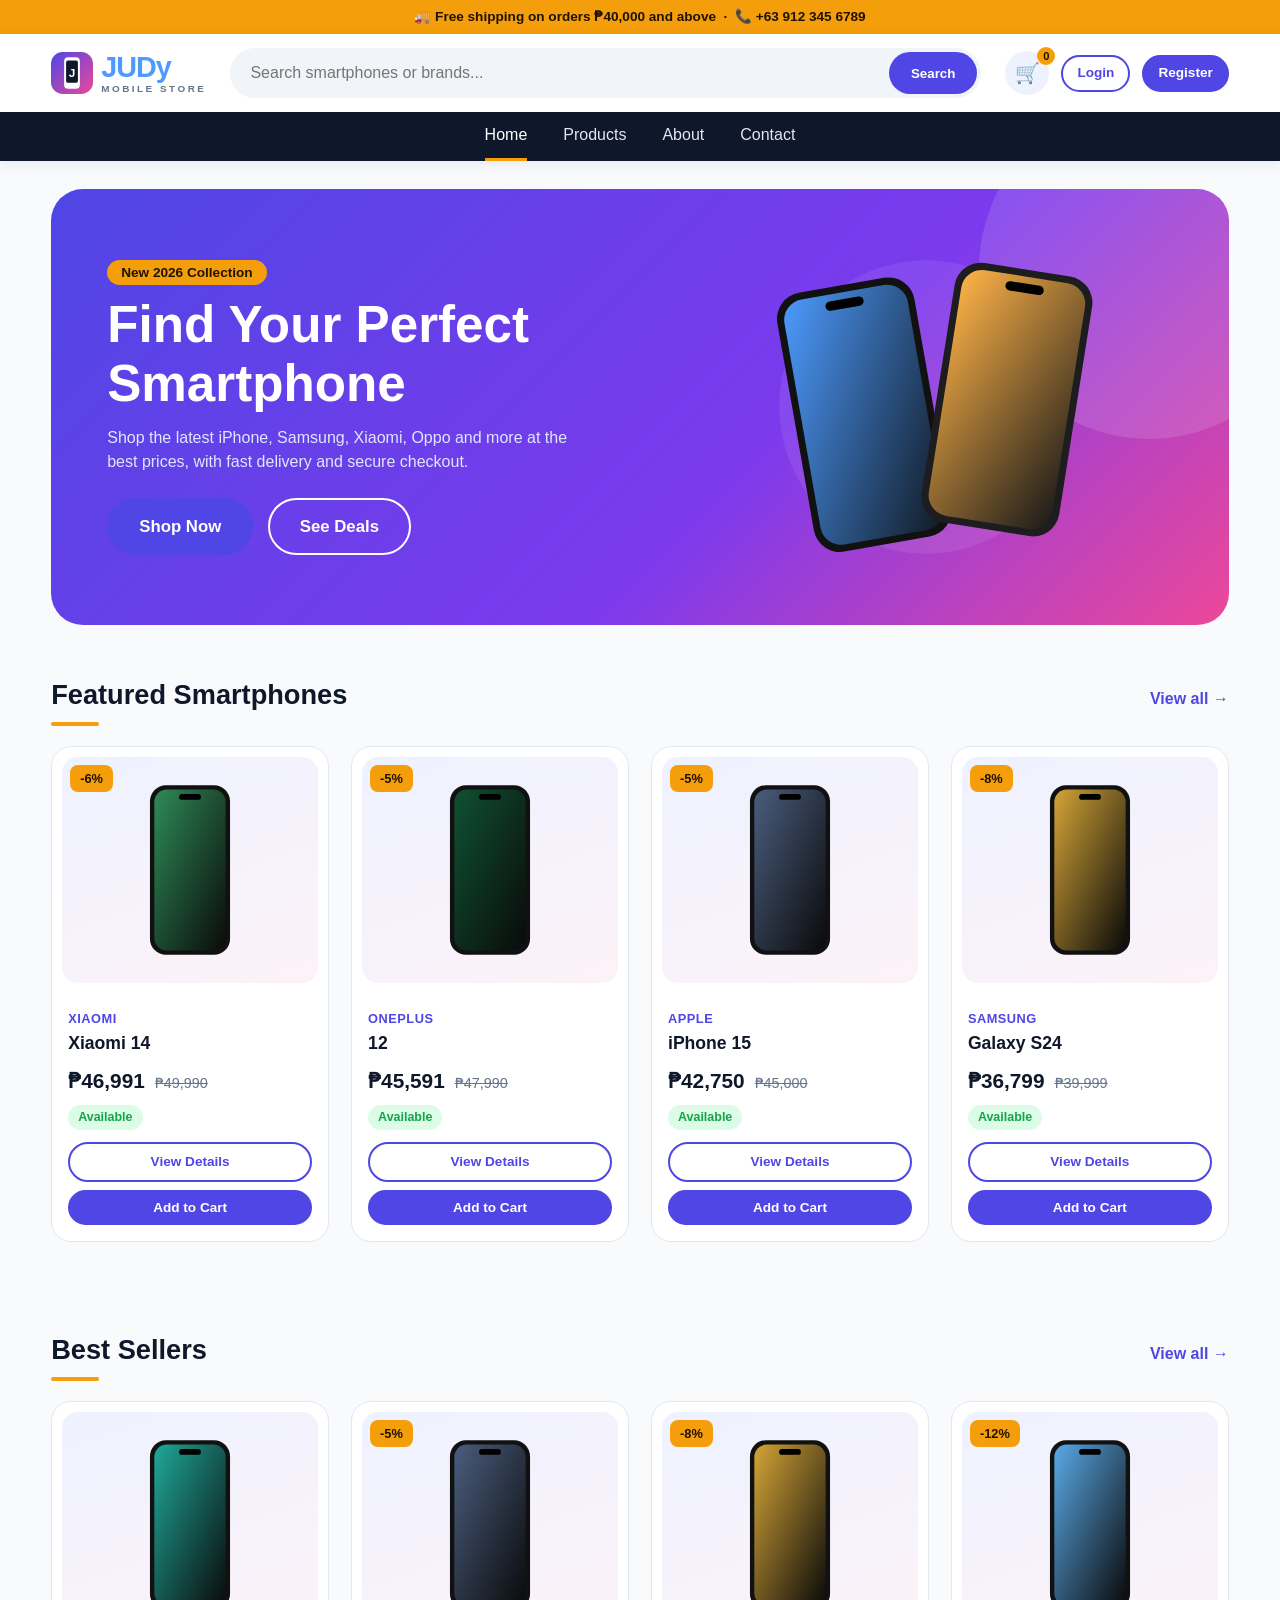
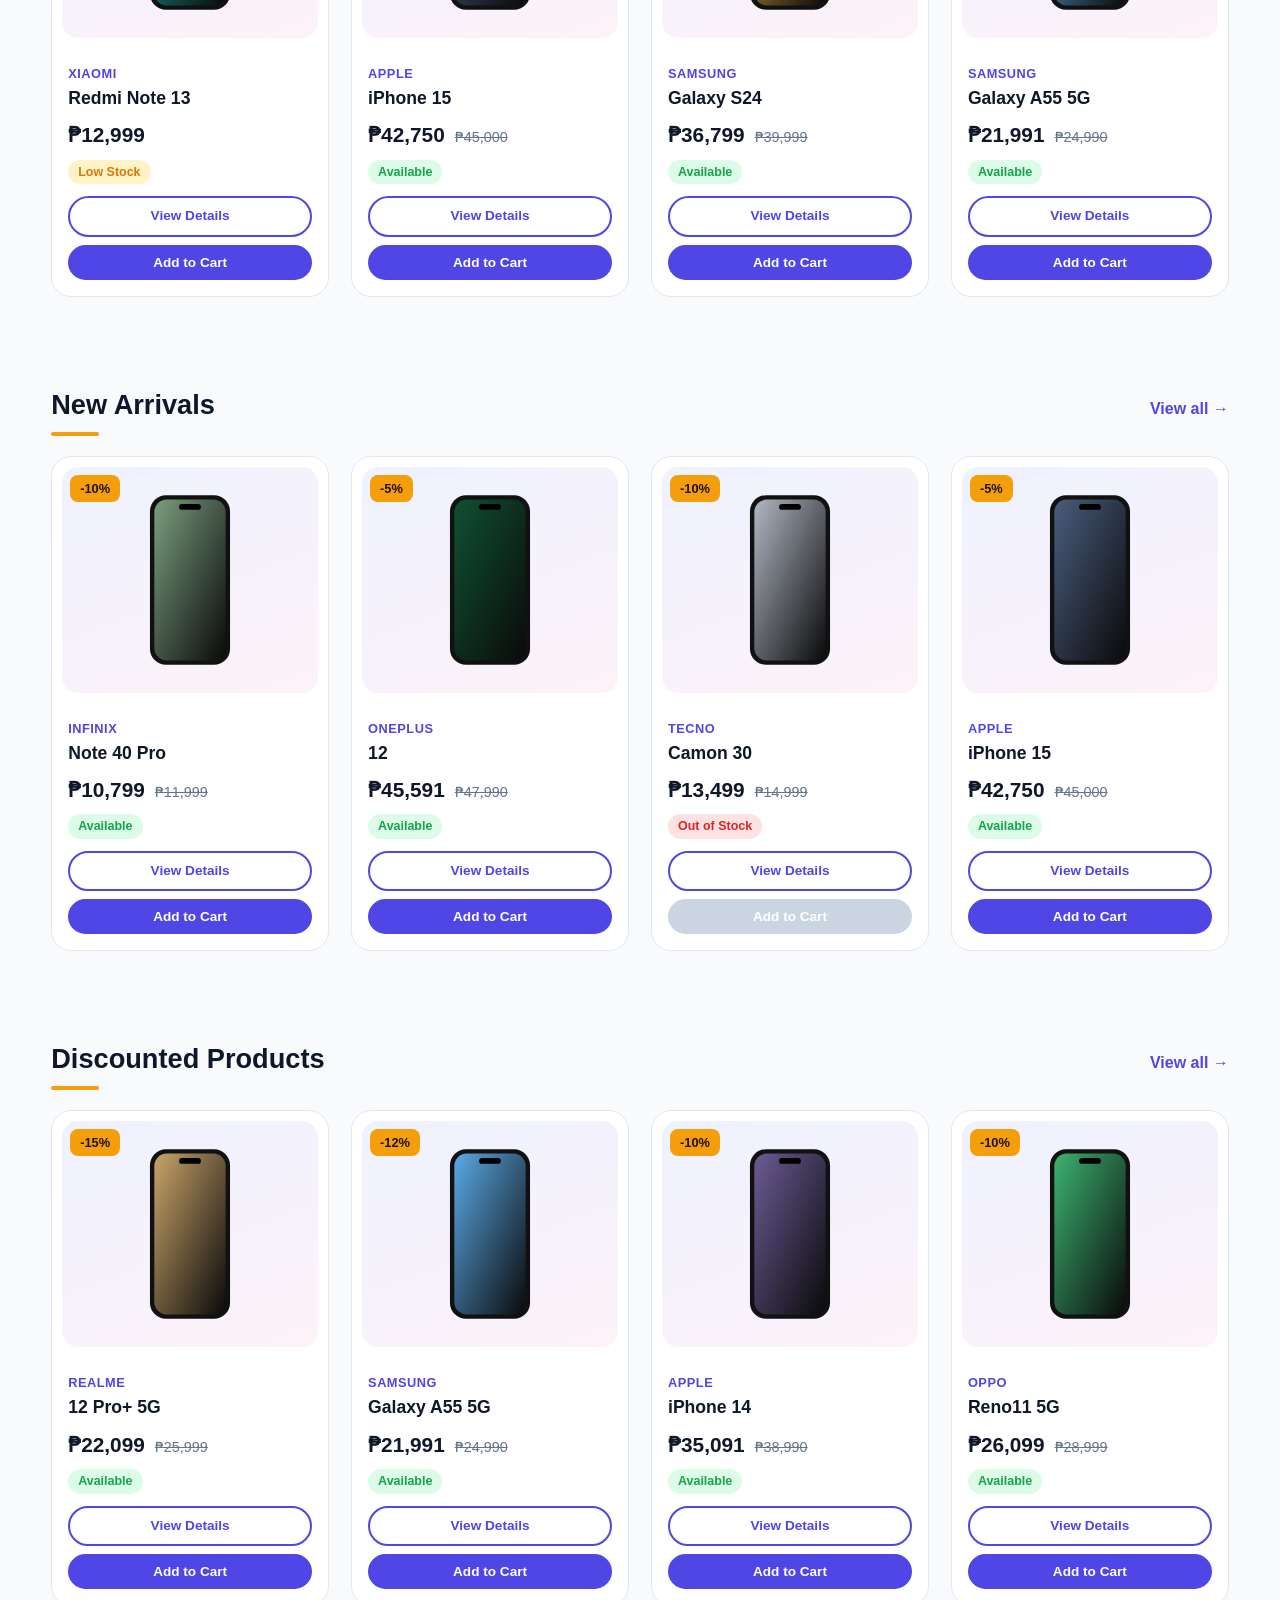
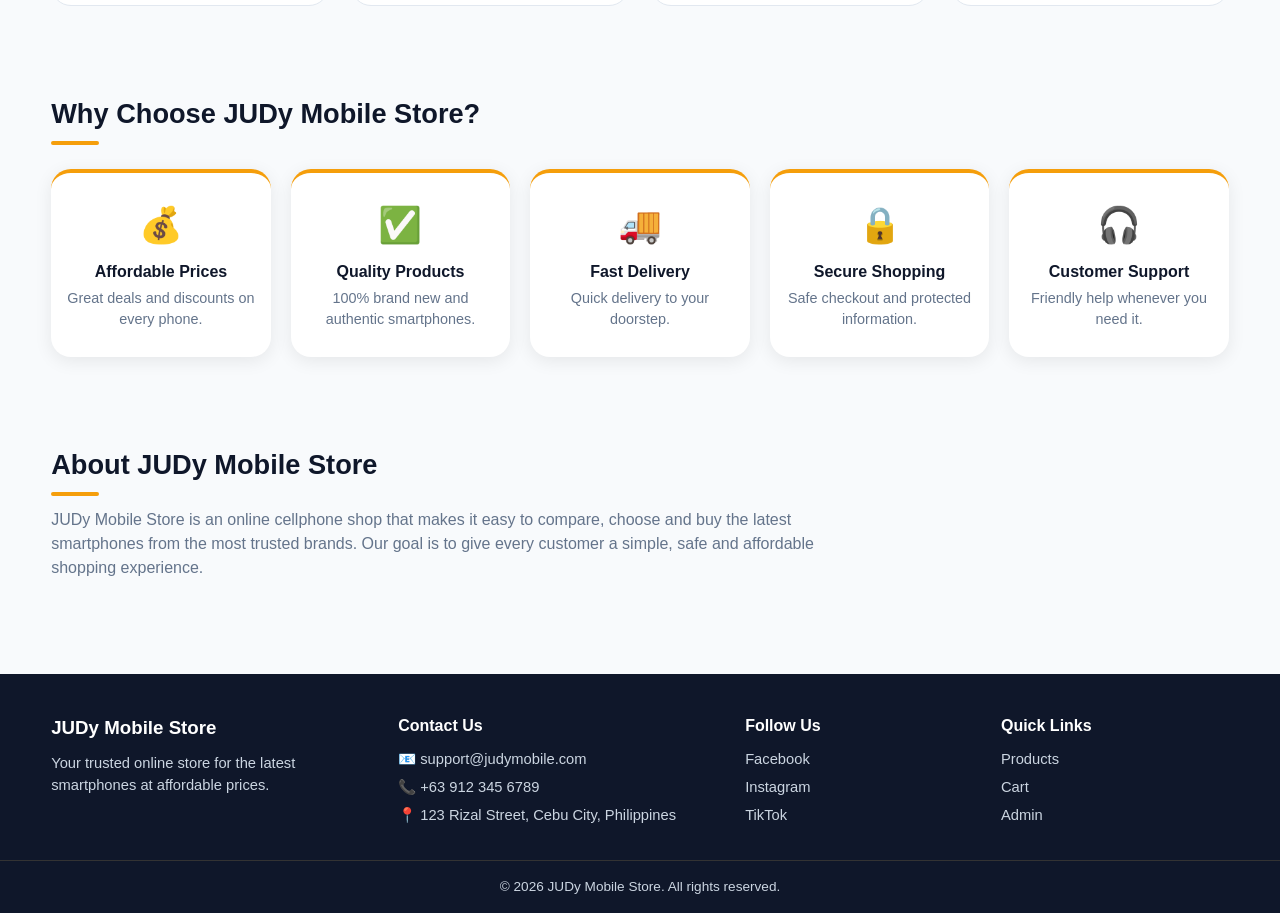
<file: JUDy-Mobile-Store/JUDy-Mobile-Store/index.html>
<!DOCTYPE html>
<html lang="en">
<head>
  <meta charset="UTF-8">
  <meta name="viewport" content="width=device-width, initial-scale=1.0">
  <title>Home | JUDy Mobile Store</title>
  <link rel="stylesheet" href="css/style.css">
</head>
<body>
  <div id="site-header"></div>
  <main>
  <section class="hero"><div class="container hero-inner">
    <div>
      <span class="tag">New 2026 Collection</span>
      <h1>Find Your Perfect Smartphone</h1>
      <p>Shop the latest iPhone, Samsung, Xiaomi, Oppo and more at the best prices, with fast delivery and secure checkout.</p>
      <a class="btn btn-lg" href="products.html">Shop Now</a>
      <a class="btn btn-lg btn-outline-light" href="#discountGrid">See Deals</a>
    </div>
    <img src="images/banners/hero.svg" alt="Smartphone promotion">
  </div></section>
  <section class="section container" id="featuredGridSection">
    <div class="section-head"><h2>Featured Smartphones</h2><a href="products.html">View all &rarr;</a></div>
    <div class="grid" id="featuredGrid"></div>
  </section>
  <section class="section container" id="bestGridSection">
    <div class="section-head"><h2>Best Sellers</h2><a href="products.html">View all &rarr;</a></div>
    <div class="grid" id="bestGrid"></div>
  </section>
  <section class="section container" id="newGridSection">
    <div class="section-head"><h2>New Arrivals</h2><a href="products.html">View all &rarr;</a></div>
    <div class="grid" id="newGrid"></div>
  </section>
  <section class="section container" id="discountGridSection">
    <div class="section-head"><h2>Discounted Products</h2><a href="products.html">View all &rarr;</a></div>
    <div class="grid" id="discountGrid"></div>
  </section>
  <section class="section why"><div class="container">
    <h2>Why Choose JUDy Mobile Store?</h2>
    <div class="features">
      <div class="feature"><div class="icon">💰</div><h4>Affordable Prices</h4><p>Great deals and discounts on every phone.</p></div>
      <div class="feature"><div class="icon">✅</div><h4>Quality Products</h4><p>100% brand new and authentic smartphones.</p></div>
      <div class="feature"><div class="icon">🚚</div><h4>Fast Delivery</h4><p>Quick delivery to your doorstep.</p></div>
      <div class="feature"><div class="icon">🔒</div><h4>Secure Shopping</h4><p>Safe checkout and protected information.</p></div>
      <div class="feature"><div class="icon">🎧</div><h4>Customer Support</h4><p>Friendly help whenever you need it.</p></div>
    </div>
  </div></section>
  <section class="section container about" id="about">
    <h2>About JUDy Mobile Store</h2>
    <p>JUDy Mobile Store is an online cellphone shop that makes it easy to compare, choose and buy the latest smartphones from the most trusted brands. Our goal is to give every customer a simple, safe and affordable shopping experience.</p>
  </section>
  </main>
  <div id="site-footer"></div>
  <script src="js/storage.js"></script>
  <script src="js/cart.js"></script>
  <script src="js/products.js"></script>
</body>
</html>
</file>
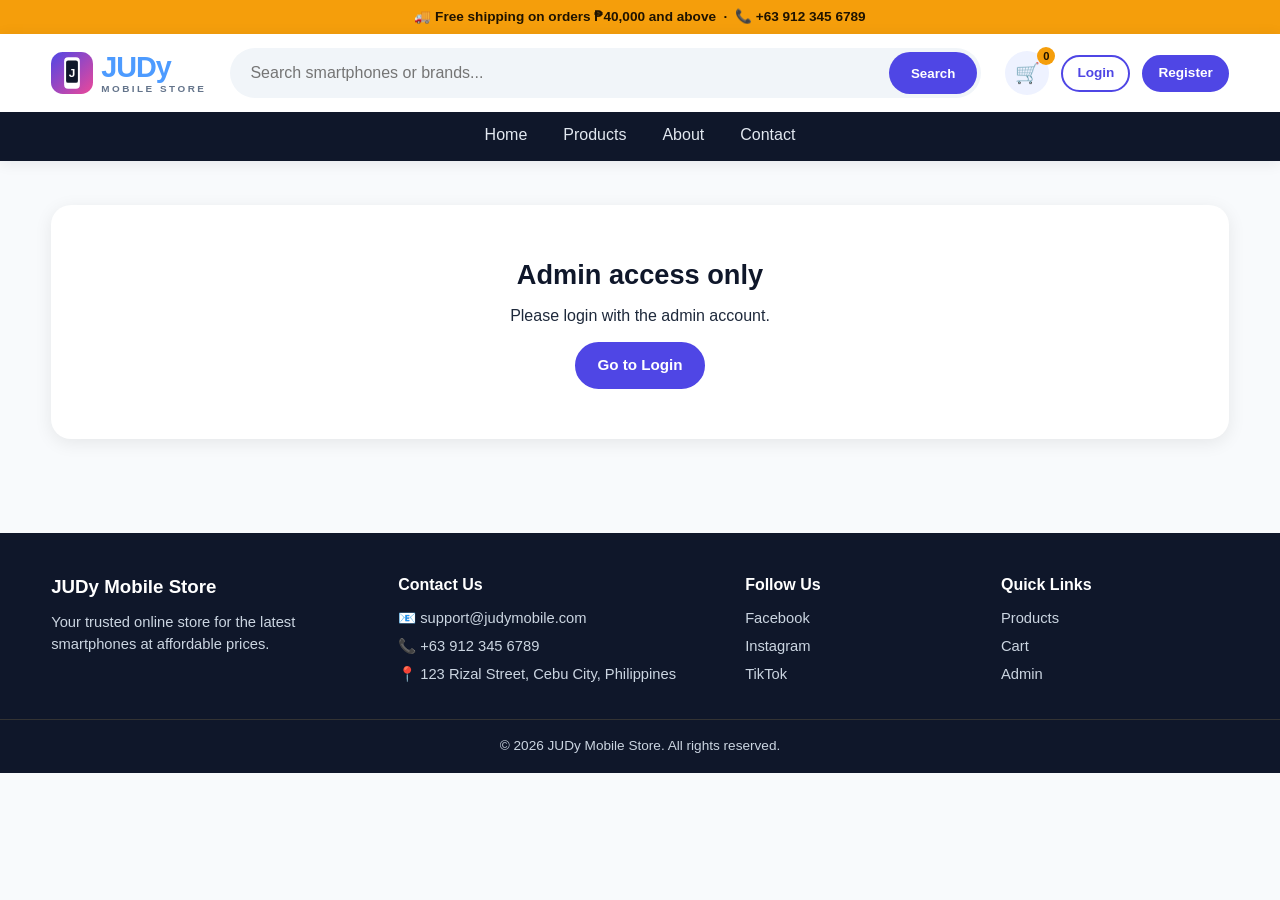
<file: JUDy-Mobile-Store/JUDy-Mobile-Store/admin.html>
<!DOCTYPE html>
<html lang="en">
<head>
  <meta charset="UTF-8">
  <meta name="viewport" content="width=device-width, initial-scale=1.0">
  <title>Admin Dashboard | JUDy Mobile Store</title>
  <link rel="stylesheet" href="css/style.css">
</head>
<body>
  <div id="site-header"></div>
  <main>
  <div id="adminGuard" class="container section"></div>
  <div id="adminApp" class="admin-layout" hidden>
    <nav class="sidebar"><button data-section="dashboard">📊 Dashboard</button><button data-section="products">📱 Products</button><button data-section="orders">🧾 Orders</button><button data-section="customers">👥 Customers</button><button data-section="inventory">📦 Inventory</button><button data-section="sales">💰 Sales Report</button></nav>
    <div>
      <section class="admin-section" id="sec-dashboard"><h2>Dashboard</h2><div class="stat-cards" id="statCards"></div></section>
      <section class="admin-section" id="sec-products" hidden><h2>Product Management</h2>
        <div class="toolbar"><input type="search" id="prodSearch" placeholder="Search product..."><button class="btn" onclick="openProductForm(0)">+ Add Product</button></div>
        <div class="table-wrap"><table class="data-table"><thead><tr><th>Product</th><th>Brand</th><th>Price</th><th>Discount</th><th>Stock</th><th>Actions</th></tr></thead><tbody id="prodBody"></tbody></table></div></section>
      <section class="admin-section" id="sec-orders" hidden><h2>Order Management</h2>
        <div class="toolbar"><input type="search" id="orderSearch" placeholder="Search order number or customer..."></div>
        <div class="table-wrap"><table class="data-table"><thead><tr><th>Order #</th><th>Customer</th><th>Date</th><th>Total</th><th>Payment</th><th>Status</th><th>Details</th></tr></thead><tbody id="orderBody"></tbody></table></div></section>
      <section class="admin-section" id="sec-customers" hidden><h2>Customer Management</h2>
        <div class="table-wrap"><table class="data-table"><thead><tr><th>Username</th><th>Full Name</th><th>Registered</th><th>Orders</th><th>Account Status</th><th>Actions</th></tr></thead><tbody id="custBody"></tbody></table></div></section>
      <section class="admin-section" id="sec-inventory" hidden><h2>Inventory</h2>
        <div class="table-wrap"><table class="data-table"><thead><tr><th>Product</th><th>Price</th><th>Stock</th><th>Status</th><th>Update Stock</th></tr></thead><tbody id="invBody"></tbody></table></div></section>
      <section class="admin-section" id="sec-sales" hidden><h2>Sales Report</h2>
        <div class="stat-cards" id="salesCards"></div>
        <div class="chart"><h3>Sales by Brand</h3><div id="salesChart"></div></div></section>
    </div>
  </div>
  <div class="modal" id="modal"><div class="modal-box" id="modalBox"></div></div>
  </main>
  <div id="site-footer"></div>
  <script src="js/storage.js"></script>
  <script src="js/admin.js"></script>
</body>
</html>
</file>
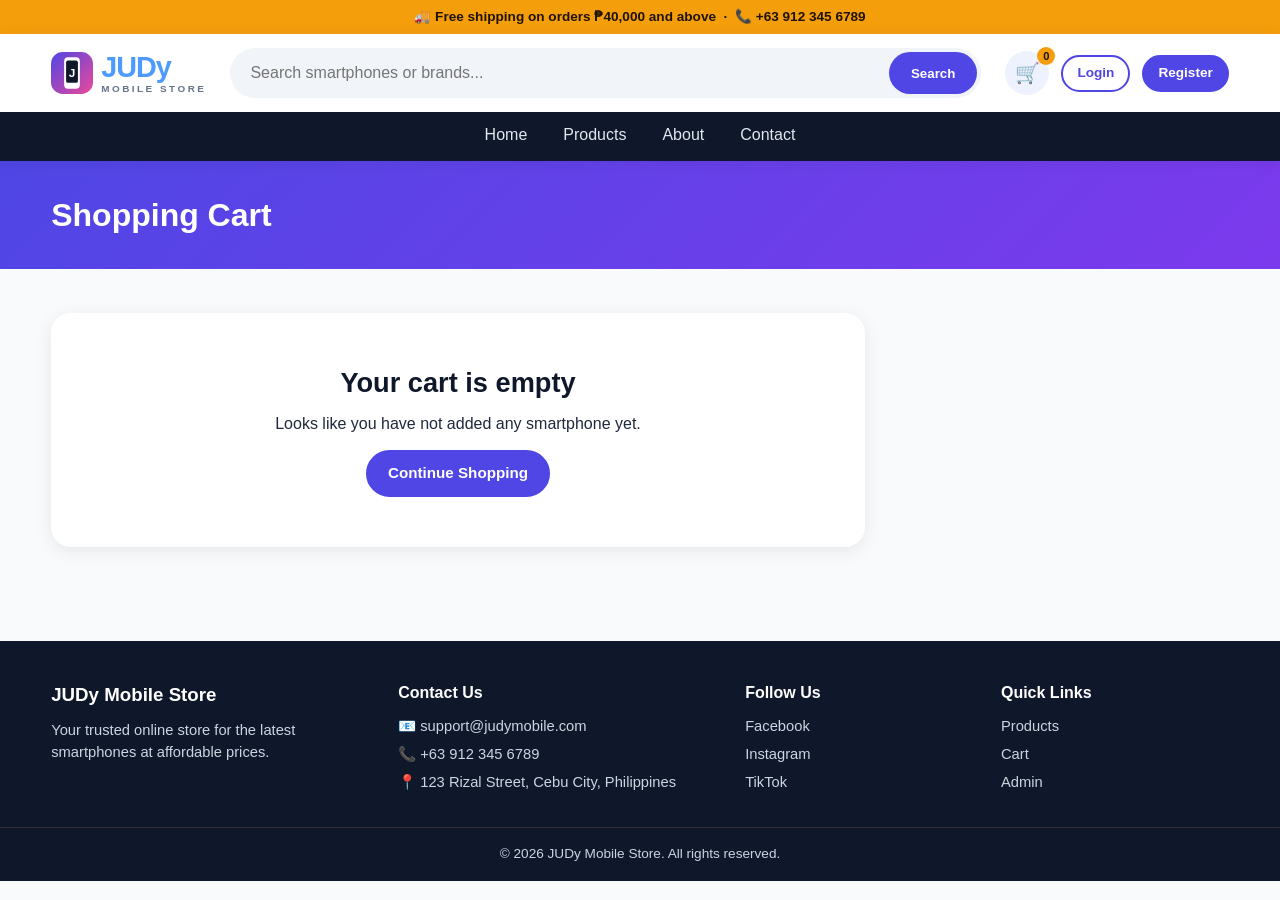
<file: JUDy-Mobile-Store/JUDy-Mobile-Store/cart.html>
<!DOCTYPE html>
<html lang="en">
<head>
  <meta charset="UTF-8">
  <meta name="viewport" content="width=device-width, initial-scale=1.0">
  <title>Shopping Cart | JUDy Mobile Store</title>
  <link rel="stylesheet" href="css/style.css">
</head>
<body>
  <div id="site-header"></div>
  <main>
  <div class="page-title"><div class="container"><h1>Shopping Cart</h1></div></div>
  <div class="container section"><div class="cart-layout">
    <div id="cartItems"></div>
    <aside class="summary-box" id="cartSummary"></aside>
  </div></div>
  </main>
  <div id="site-footer"></div>
  <script src="js/storage.js"></script>
  <script src="js/cart.js"></script>
</body>
</html>
</file>
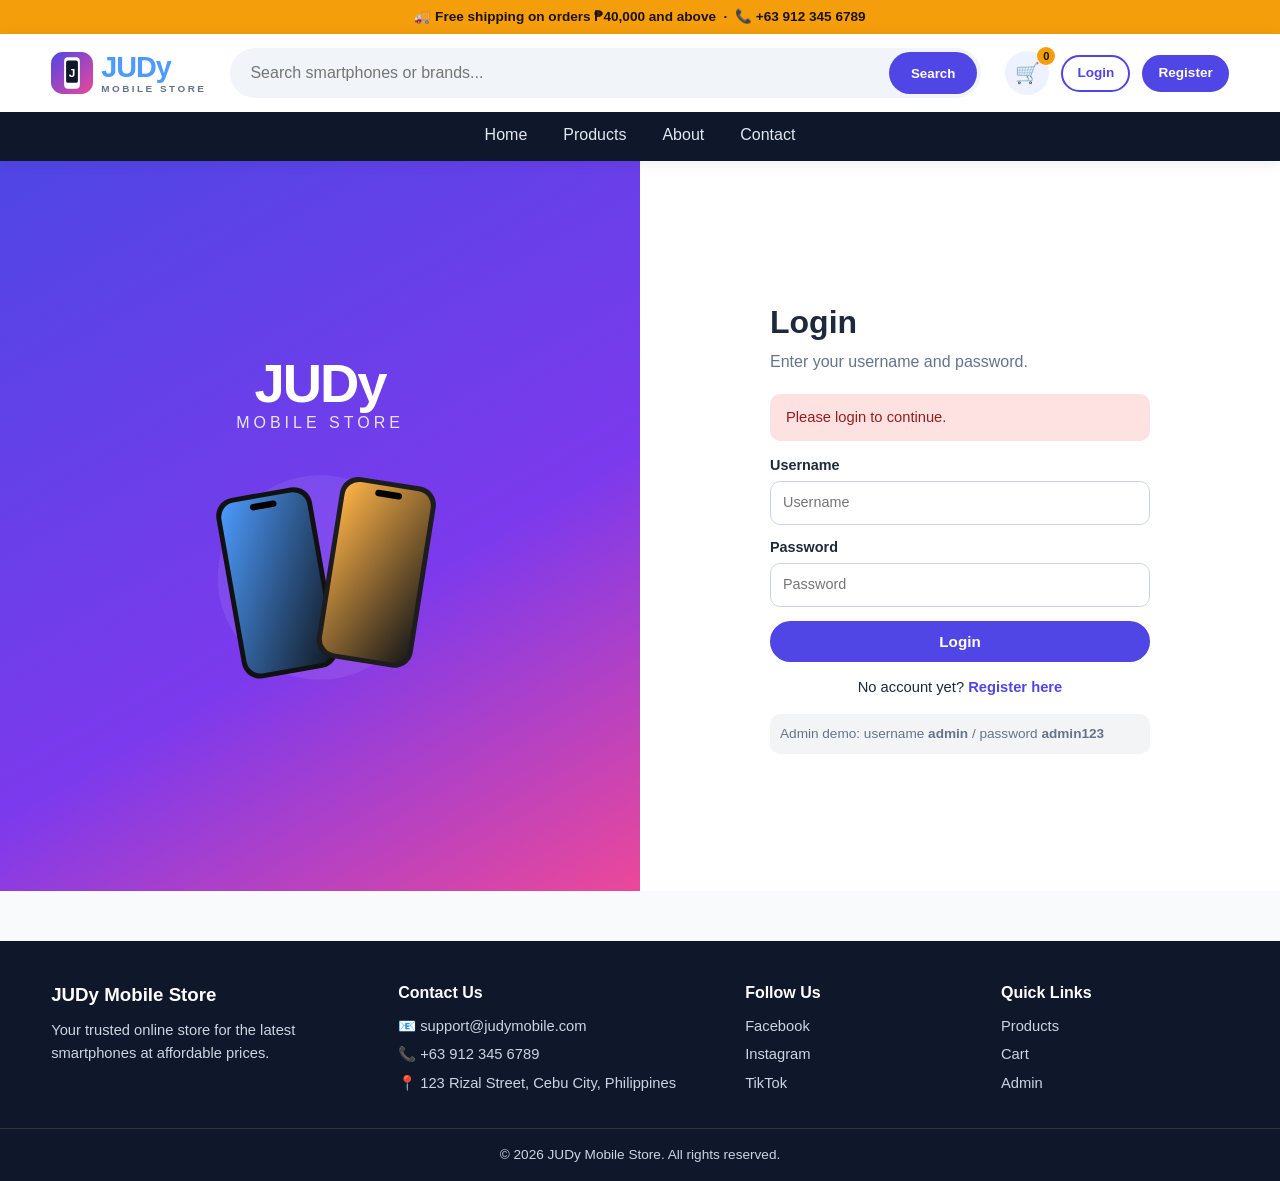
<file: JUDy-Mobile-Store/JUDy-Mobile-Store/checkout.html>
<!DOCTYPE html>
<html lang="en">
<head>
  <meta charset="UTF-8">
  <meta name="viewport" content="width=device-width, initial-scale=1.0">
  <title>Checkout | JUDy Mobile Store</title>
  <link rel="stylesheet" href="css/style.css">
</head>
<body>
  <div id="site-header"></div>
  <main>
  <div class="page-title"><div class="container"><h1>Checkout</h1></div></div>
  <div class="container section" id="checkoutWrap">
    <div id="checkoutErrors" class="alert error"></div>
    <div class="checkout-layout">
      <form id="checkoutForm" class="form-card" novalidate>
        <h3>Customer Information</h3>
        <div class="form-grid"><label>Full Name<input type="text" id="fullName" placeholder=""></label><label>Email<input type="email" id="email" placeholder=""></label><label>Contact Number<input type="tel" id="phone" placeholder="09123456789"></label></div>
        <h3>Delivery Information</h3>
        <div class="form-grid"><label>House/Building<input type="text" id="house" placeholder=""></label><label>Street<input type="text" id="street" placeholder=""></label><label>Barangay<input type="text" id="barangay" placeholder=""></label><label>City/Municipality<input type="text" id="city" placeholder=""></label><label>Province<input type="text" id="province" placeholder=""></label><label>Postal Code<input type="text" id="postal" placeholder="6000"></label></div>
        <h3>Payment Method</h3>
        <label class="pay-option"><input type="radio" name="payment" value="Cash on Delivery" checked> Cash on Delivery</label><br>
        <label class="pay-option"><input type="radio" name="payment" value="GCash"> GCash</label><br>
        <label class="pay-option"><input type="radio" name="payment" value="Bank Transfer"> Bank Transfer</label>
        <p class="pay-note" id="paymentNote"></p>
        <button type="submit" class="btn btn-lg btn-block">Place Order</button>
      </form>
      <aside class="summary-box" id="orderSummary"></aside>
    </div>
  </div>
  </main>
  <div id="site-footer"></div>
  <script src="js/storage.js"></script>
  <script src="js/cart.js"></script>
  <script src="js/checkout.js"></script>
</body>
</html>
</file>
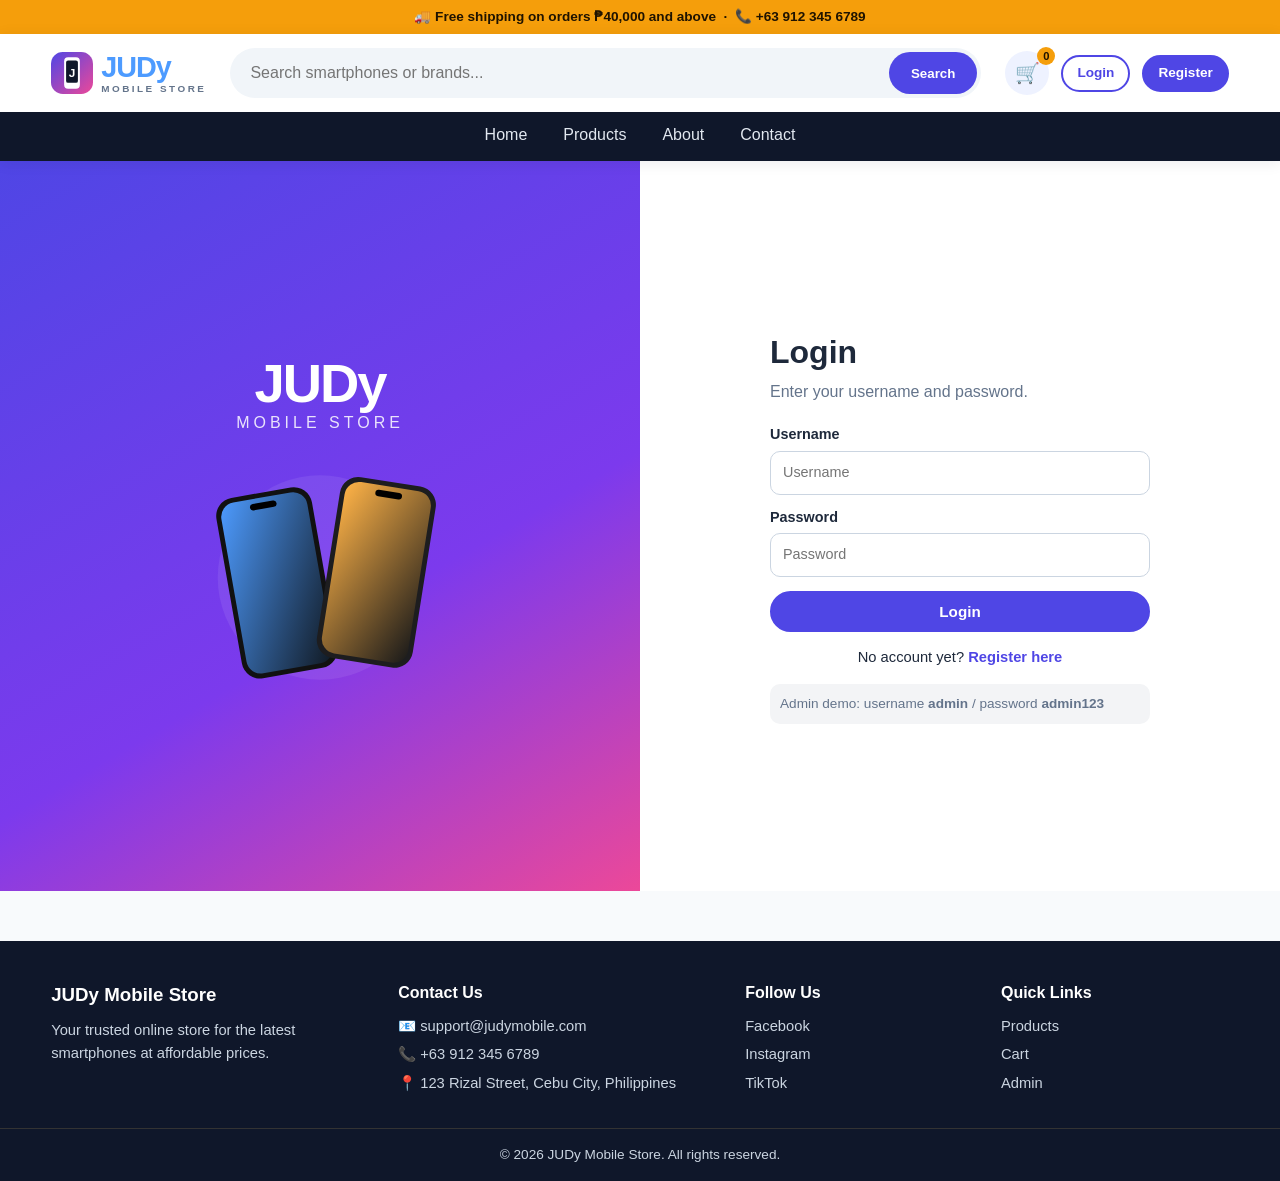
<file: JUDy-Mobile-Store/JUDy-Mobile-Store/login.html>
<!DOCTYPE html>
<html lang="en">
<head>
  <meta charset="UTF-8">
  <meta name="viewport" content="width=device-width, initial-scale=1.0">
  <title>Login | JUDy Mobile Store</title>
  <link rel="stylesheet" href="css/style.css">
</head>
<body>
  <div id="site-header"></div>
  <main class="auth-wrap">
    <div class="auth-side"><h2>JUDy</h2><p>Mobile Store</p><img src="images/banners/hero.svg" alt="Smartphones"></div>
    <div class="auth-main"><div class="auth-form">
      <h1>Login</h1><p class="sub">Enter your username and password.</p>
      <div id="formError" class="alert error"></div><div id="formSuccess" class="alert success"></div>
      <form id="loginForm" novalidate>
        <label>Username<input type="text" id="loginUsername" placeholder="Username" autocomplete="username"></label>
        <label>Password<input type="password" id="loginPassword" placeholder="Password" autocomplete="current-password"></label>
        <button class="btn btn-block" type="submit">Login</button>
      </form>
      <p class="form-links">No account yet? <a href="register.html">Register here</a></p>
      <p class="auth-note">Admin demo: username <b>admin</b> / password <b>admin123</b></p>
    </div></div>
  </main>
  <div id="site-footer"></div>
  <script src="js/storage.js"></script>
  <script src="js/auth.js"></script>
</body>
</html>
</file>
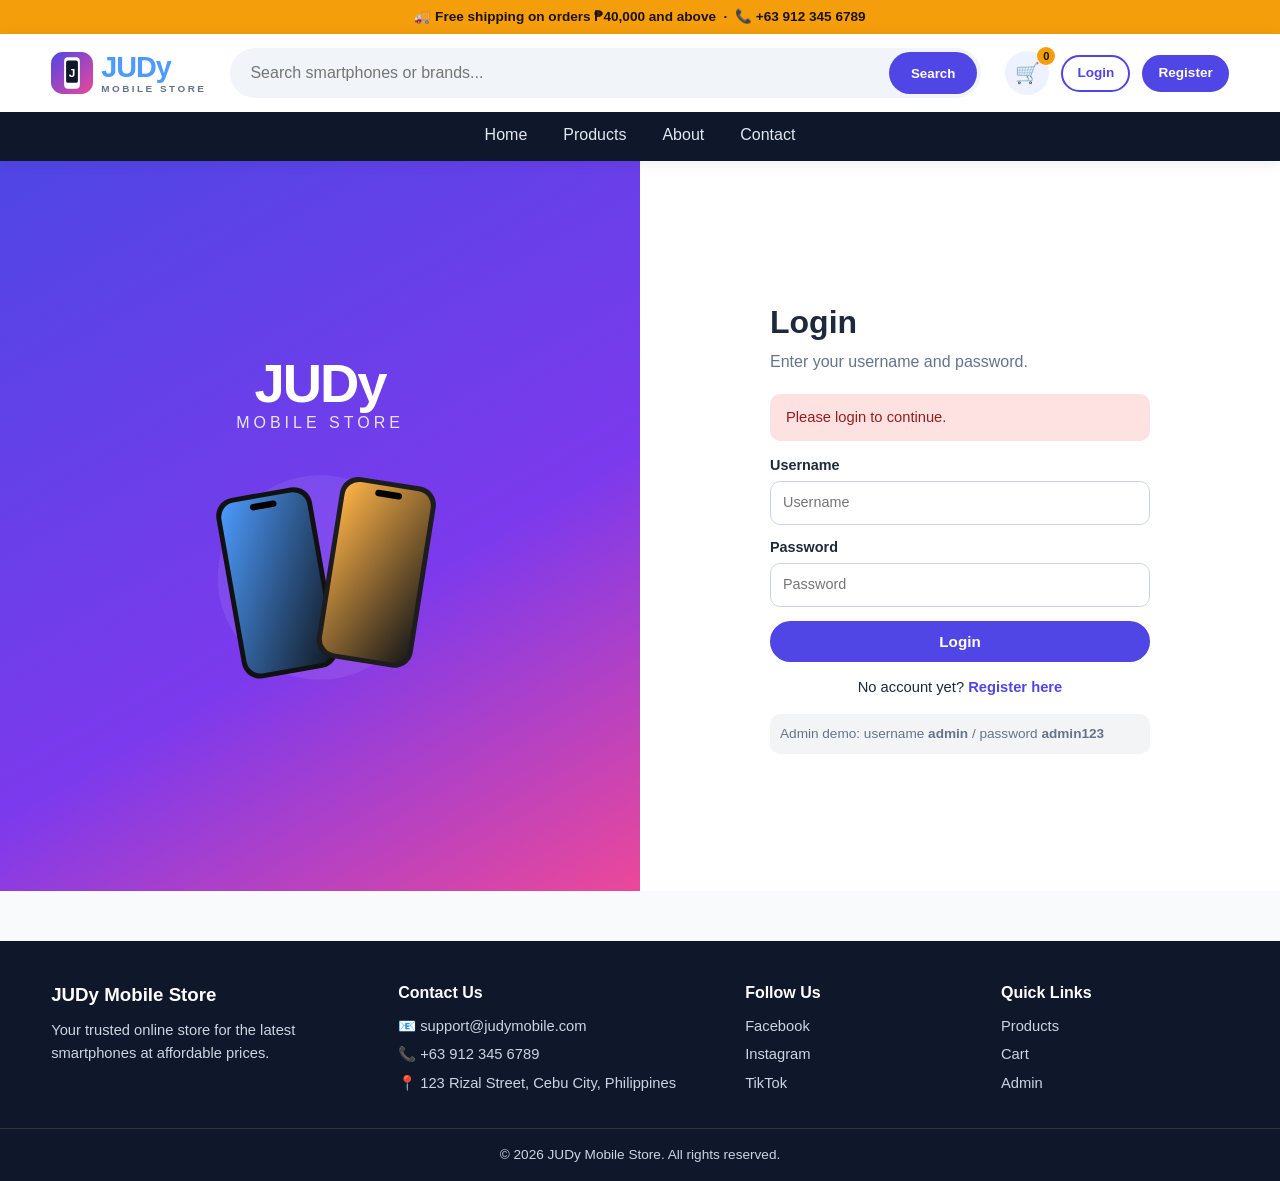
<file: JUDy-Mobile-Store/JUDy-Mobile-Store/orders.html>
<!DOCTYPE html>
<html lang="en">
<head>
  <meta charset="UTF-8">
  <meta name="viewport" content="width=device-width, initial-scale=1.0">
  <title>My Orders | JUDy Mobile Store</title>
  <link rel="stylesheet" href="css/style.css">
</head>
<body>
  <div id="site-header"></div>
  <main>
  <div class="page-title"><div class="container"><h1>My Orders</h1><p>Track the status of your purchases.</p></div></div>
  <div class="container section"><div id="confirmBox"></div><div id="ordersList"></div></div>
  </main>
  <div id="site-footer"></div>
  <script src="js/storage.js"></script>
  <script src="js/orders.js"></script>
</body>
</html>
</file>
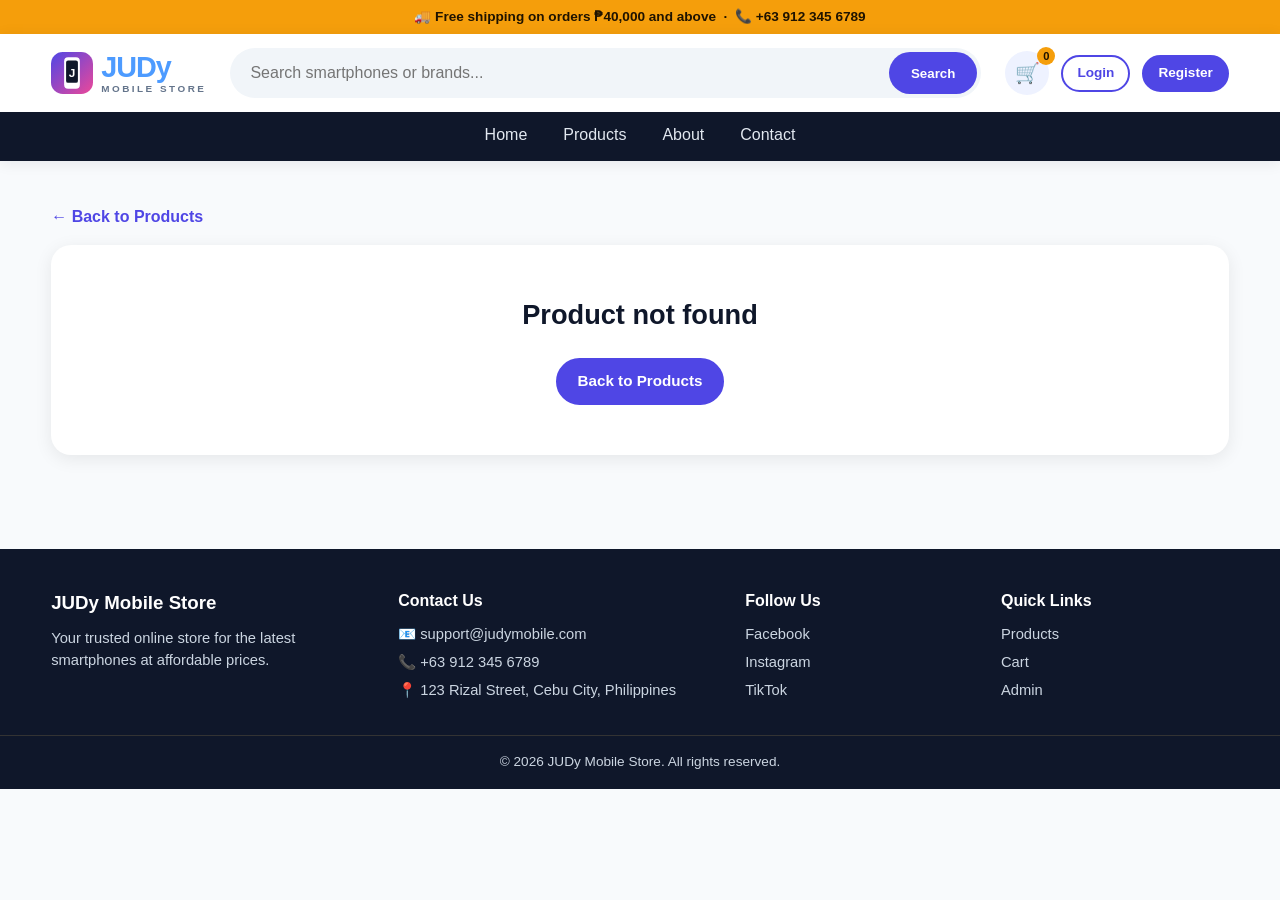
<file: JUDy-Mobile-Store/JUDy-Mobile-Store/product-details.html>
<!DOCTYPE html>
<html lang="en">
<head>
  <meta charset="UTF-8">
  <meta name="viewport" content="width=device-width, initial-scale=1.0">
  <title>Product Details | JUDy Mobile Store</title>
  <link rel="stylesheet" href="css/style.css">
</head>
<body>
  <div id="site-header"></div>
  <main><div class="container section">
    <a class="back-link" href="products.html">&larr; Back to Products</a>
    <div id="productDetails"></div>
  </div></main>
  <div id="site-footer"></div>
  <script src="js/storage.js"></script>
  <script src="js/cart.js"></script>
  <script src="js/products.js"></script>
</body>
</html>
</file>
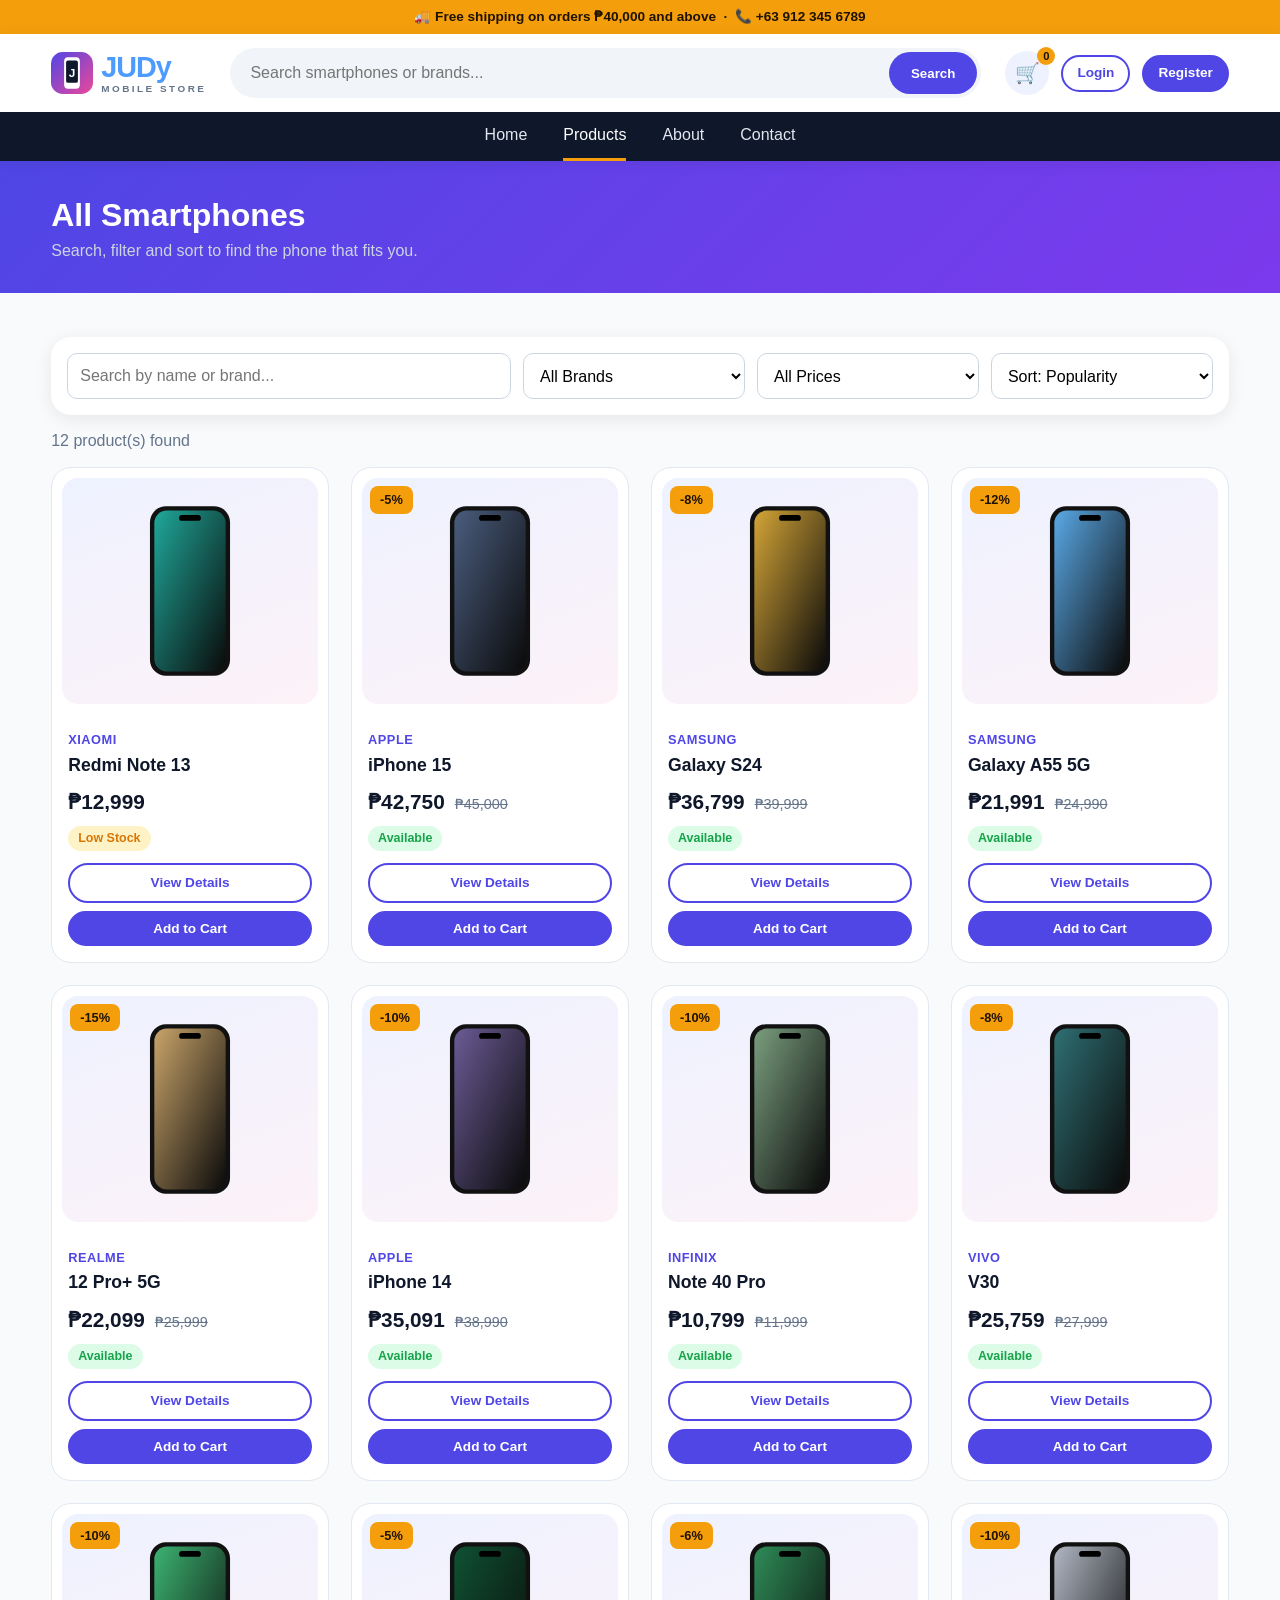
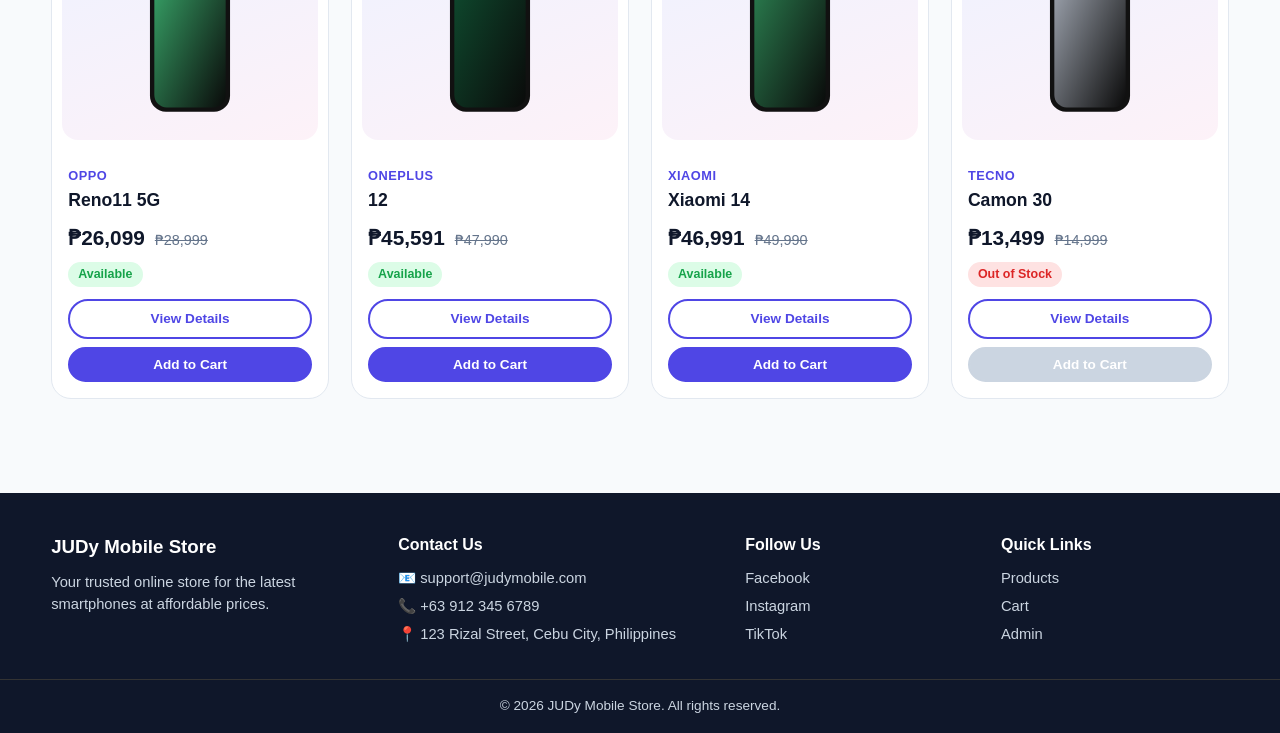
<file: JUDy-Mobile-Store/JUDy-Mobile-Store/products.html>
<!DOCTYPE html>
<html lang="en">
<head>
  <meta charset="UTF-8">
  <meta name="viewport" content="width=device-width, initial-scale=1.0">
  <title>Products | JUDy Mobile Store</title>
  <link rel="stylesheet" href="css/style.css">
</head>
<body>
  <div id="site-header"></div>
  <main>
  <div class="page-title"><div class="container"><h1>All Smartphones</h1><p>Search, filter and sort to find the phone that fits you.</p></div></div>
  <div class="container section">
    <div class="filters">
      <input type="text" id="searchInput" placeholder="Search by name or brand...">
      <select id="brandFilter"></select>
      <select id="priceFilter">
        <option value="all">All Prices</option>
        <option value="0-10000">Under ₱10,000</option>
        <option value="10000-20000">₱10,000 - ₱20,000</option>
        <option value="20000-40000">₱20,000 - ₱40,000</option>
        <option value="40000-9999999">Above ₱40,000</option>
      </select>
      <select id="sortSelect">
        <option value="popularity">Sort: Popularity</option>
        <option value="low">Price: Lowest first</option>
        <option value="high">Price: Highest first</option>
        <option value="name">Name (A-Z)</option>
      </select>
    </div>
    <p id="resultCount" class="muted" style="margin-bottom:14px"></p>
    <div class="grid" id="productGrid"></div>
  </div>
  </main>
  <div id="site-footer"></div>
  <script src="js/storage.js"></script>
  <script src="js/cart.js"></script>
  <script src="js/products.js"></script>
</body>
</html>
</file>
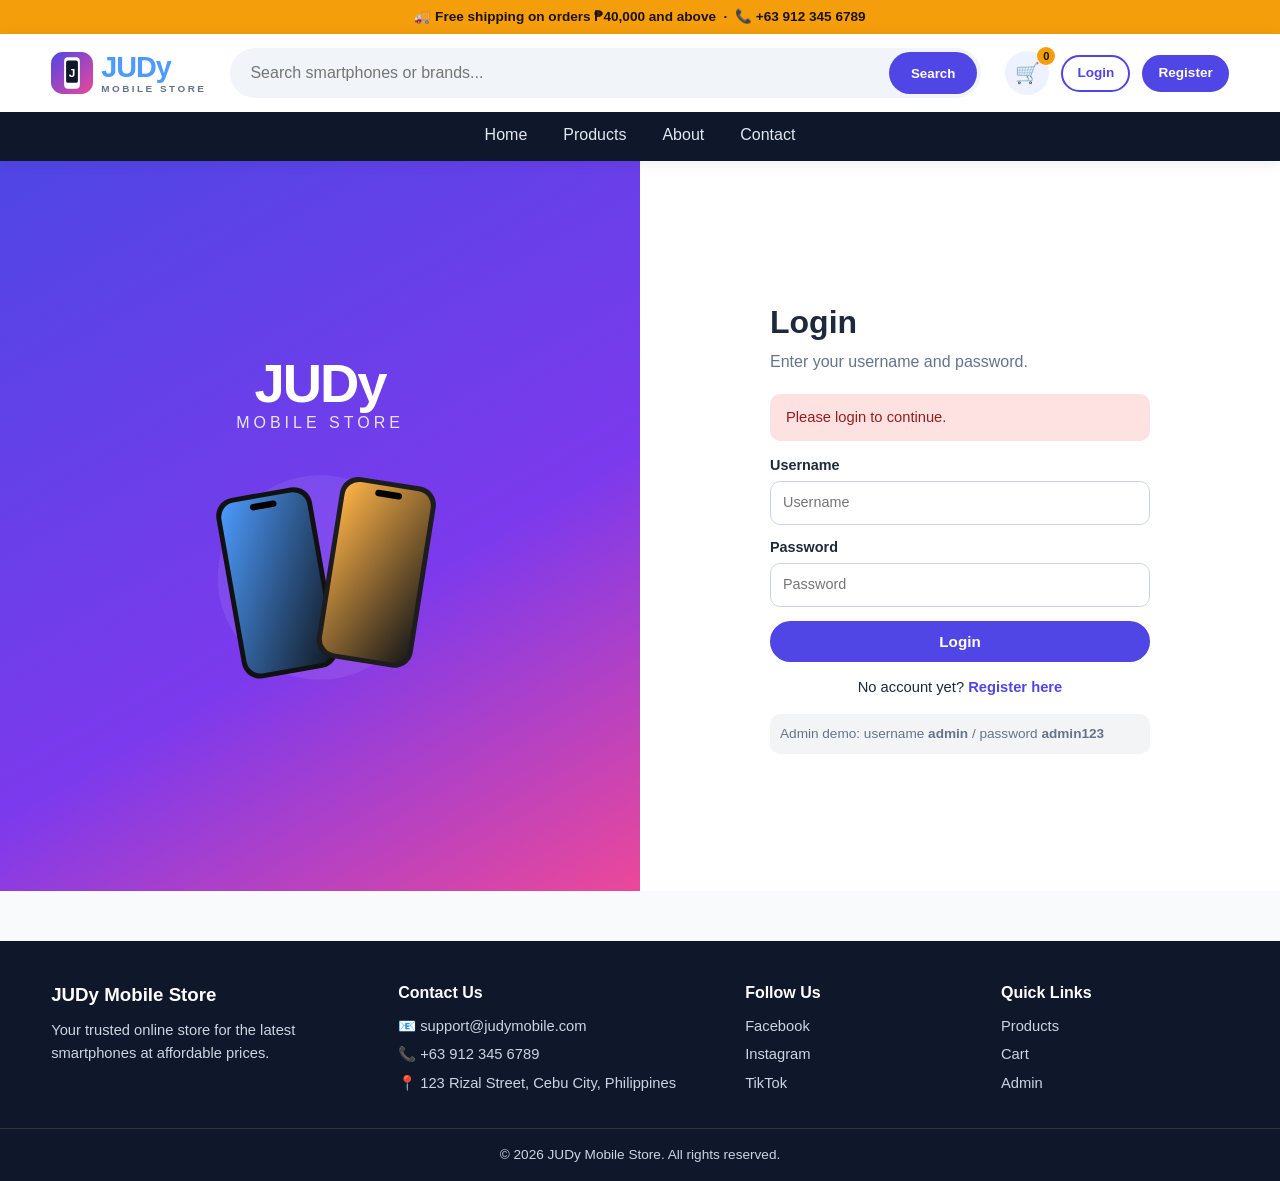
<file: JUDy-Mobile-Store/JUDy-Mobile-Store/profile.html>
<!DOCTYPE html>
<html lang="en">
<head>
  <meta charset="UTF-8">
  <meta name="viewport" content="width=device-width, initial-scale=1.0">
  <title>My Profile | JUDy Mobile Store</title>
  <link rel="stylesheet" href="css/style.css">
</head>
<body>
  <div id="site-header"></div>
  <main><div class="container"><div class="form-card auth-box">
    <h1>My Profile</h1><p class="sub">View and update your account information.</p>
    <div id="formError" class="alert error"></div>
    <form id="profileForm" novalidate>
      <label>Username<input type="text" id="profUsername" disabled></label>
      <label>Full Name<input type="text" id="profName" placeholder="Your full name"></label>
      <label>Email<input type="email" id="profEmail" placeholder="you@email.com"></label>
      <label>Contact Number<input type="tel" id="profPhone" placeholder="09123456789"></label>
      <label>Address<textarea id="profAddress" rows="3" placeholder="House, street, barangay, city, province"></textarea></label>
      <button type="button" class="btn" id="editBtn">Edit Profile</button>
      <button type="submit" class="btn" id="saveBtn" hidden>Save Changes</button>
      <button type="button" class="btn btn-dark" onclick="logout()">Logout</button>
    </form>
    <p class="form-links"><a href="orders.html">View my orders &rarr;</a></p>
  </div></div></main>
  <div id="site-footer"></div>
  <script src="js/storage.js"></script>
  <script src="js/auth.js"></script>
</body>
</html>
</file>
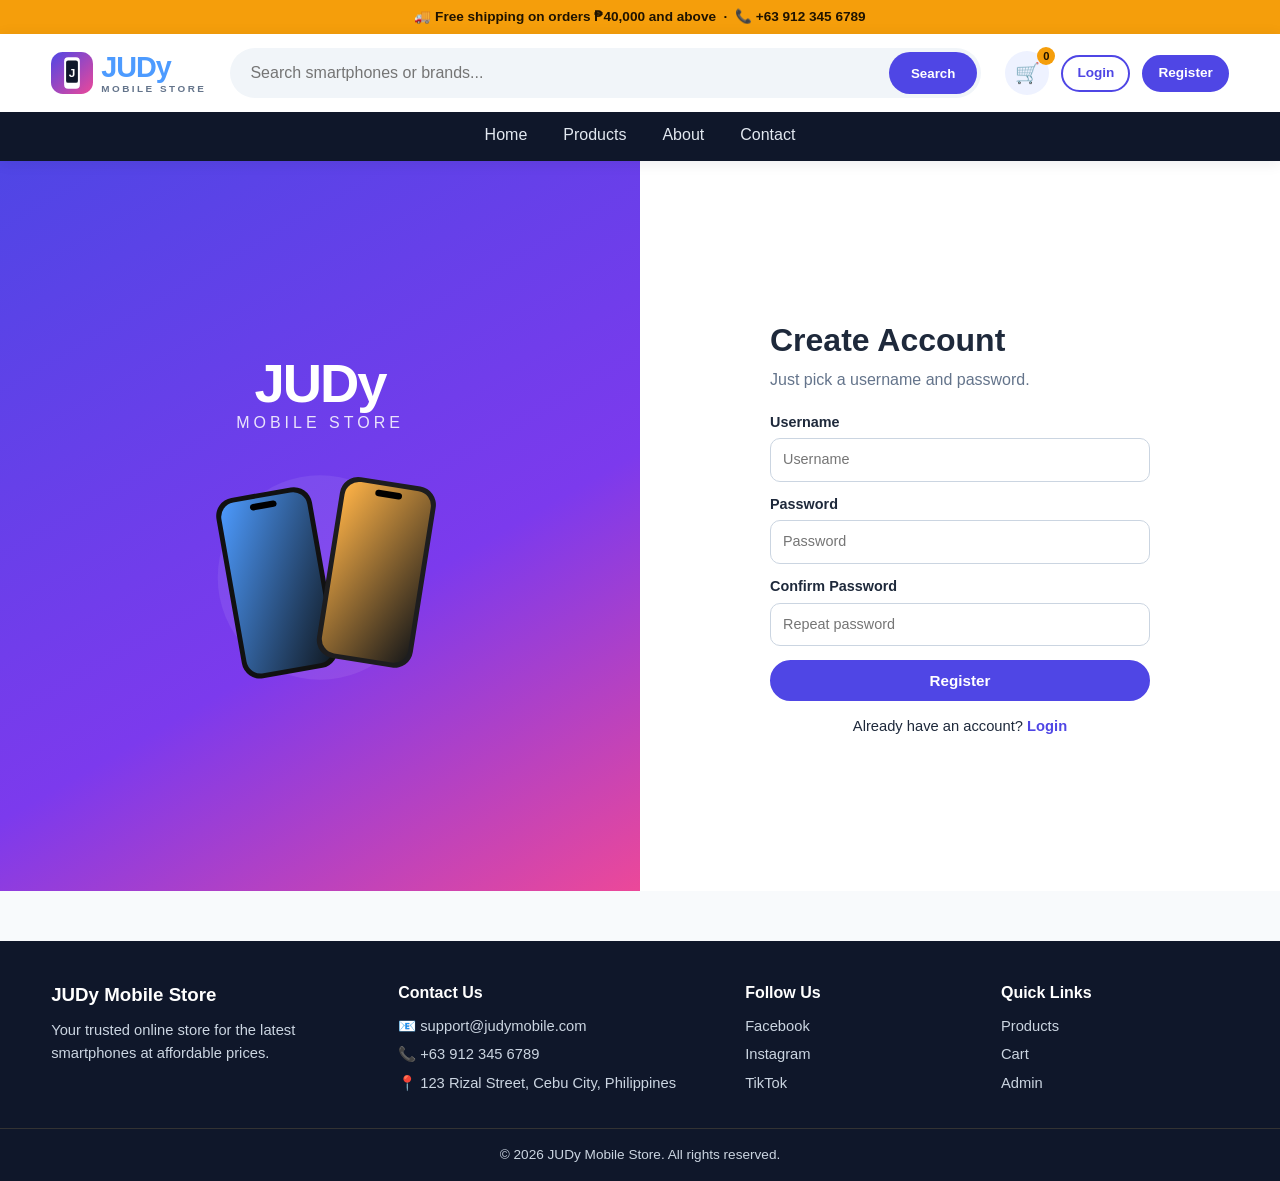
<file: JUDy-Mobile-Store/JUDy-Mobile-Store/register.html>
<!DOCTYPE html>
<html lang="en">
<head>
  <meta charset="UTF-8">
  <meta name="viewport" content="width=device-width, initial-scale=1.0">
  <title>Register | JUDy Mobile Store</title>
  <link rel="stylesheet" href="css/style.css">
</head>
<body>
  <div id="site-header"></div>
  <main class="auth-wrap">
    <div class="auth-side"><h2>JUDy</h2><p>Mobile Store</p><img src="images/banners/hero.svg" alt="Smartphones"></div>
    <div class="auth-main"><div class="auth-form">
      <h1>Create Account</h1><p class="sub">Just pick a username and password.</p>
      <div id="formError" class="alert error"></div>
      <form id="registerForm" novalidate>
        <label>Username<input type="text" id="regUsername" placeholder="Username" autocomplete="username"></label>
        <label>Password<input type="password" id="regPassword" placeholder="Password" autocomplete="new-password"></label>
        <label>Confirm Password<input type="password" id="regConfirm" placeholder="Repeat password" autocomplete="new-password"></label>
        <button class="btn btn-block" type="submit">Register</button>
      </form>
      <p class="form-links">Already have an account? <a href="login.html">Login</a></p>
    </div></div>
  </main>
  <div id="site-footer"></div>
  <script src="js/storage.js"></script>
  <script src="js/auth.js"></script>
</body>
</html>
</file>
<file: JUDy-Mobile-Store/JUDy-Mobile-Store/css/style.css>
/* ============================================================
   JUDy Mobile Store - style.css
   Colors: white, black, dark gray, professional blue, light gray
   ============================================================ */
:root {
  --blue: #4f46e5; --blue-dark: #3730a3; --black: #0f172a; --dark: #1e293b; --accent: #f59e0b;
  --gray: #64748b; --light: #f1f5f9; --white: #ffffff; --line: #e5e7eb;
  --green: #16a34a; --orange: #d97706; --red: #dc2626;
  --radius: 20px; --shadow: 0 4px 18px rgba(0, 0, 0, .08);
}
* { box-sizing: border-box; margin: 0; padding: 0; }
[hidden] { display: none !important; }
body { font-family: 'Segoe UI', Arial, sans-serif; color: var(--dark); background: var(--light); line-height: 1.5; }
a { color: inherit; text-decoration: none; }
img { max-width: 100%; display: block; }
.container { width: min(1200px, 92%); margin: 0 auto; }
.muted { color: var(--gray); } .small { font-size: .85rem; } .green { color: var(--green); } .blue { color: var(--blue); }

/* ---------- Buttons ---------- */
.btn { display: inline-block; background: var(--blue); color: #fff; border: 2px solid var(--blue); padding: 10px 20px; border-radius: 10px;
  font-weight: 600; font-size: .95rem; cursor: pointer; transition: .25s; text-align: center; }
.btn:hover { background: var(--blue-dark); border-color: var(--blue-dark); transform: translateY(-2px); box-shadow: 0 6px 14px rgba(79, 70, 229, .35); }
.btn-sm { padding: 6px 14px; font-size: .85rem; } .btn-lg { padding: 14px 30px; font-size: 1.05rem; } .btn-block { display: block; width: 100%; margin-top: 14px; }
.btn-outline { background: transparent; color: var(--blue); } .btn-outline:hover { color: #fff; }
.btn-outline-light { background: transparent; color: #fff; border-color: #fff; } .btn-outline-light:hover { background: #fff; color: var(--black); border-color: #fff; box-shadow: none; }
.btn-dark { background: var(--black); border-color: var(--black); } .btn-dark:hover { background: var(--dark); border-color: var(--dark); box-shadow: none; }
.btn-danger { background: var(--red); border-color: var(--red); } .btn-danger:hover { background: #b91c1c; border-color: #b91c1c; box-shadow: none; }
.btn:disabled { background: #cbd5e1; border-color: #cbd5e1; color: #fff; cursor: not-allowed; transform: none; box-shadow: none; }

/* ---------- Navbar ---------- */
.navbar { background: var(--black); color: #fff; position: sticky; top: 0; z-index: 50; }
.nav-inner { display: flex; align-items: center; gap: 20px; padding: 12px 0; flex-wrap: wrap; }
.logo { display: flex; align-items: center; gap: 8px; font-weight: 700; font-size: 1.2rem; }
.logo img { width: 34px; height: 34px; } .logo span { color: #4d9bff; }
.nav-links { display: flex; gap: 22px; list-style: none; }
.nav-links a { padding: 4px 0; border-bottom: 2px solid transparent; transition: .2s; }
.nav-links a:hover, .nav-links a.active { color: #4d9bff; border-color: #4d9bff; }
.nav-search { display: flex; flex: 1; min-width: 180px; max-width: 340px; }
.nav-search input { flex: 1; min-width: 0; padding: 9px 14px; border: 0; border-radius: 20px 0 0 20px; outline: none; }
.nav-search button { padding: 0 16px; border: 0; background: var(--blue); color: #fff; border-radius: 0 20px 20px 0; cursor: pointer; font-weight: 600; }
.nav-right { display: flex; align-items: center; gap: 12px; margin-left: auto; }
.user-link:hover { color: #4d9bff; }
.cart-link { position: relative; font-size: 1.5rem; }
.cart-count { position: absolute; top: -8px; right: -12px; background: var(--red); color: #fff; font-size: .7rem; border-radius: 10px; min-width: 18px; height: 18px; display: grid; place-items: center; padding: 0 4px; }
.menu-btn { display: none; background: none; border: 0; color: #fff; font-size: 1.6rem; cursor: pointer; margin-left: auto; }

/* ---------- Hero ---------- */
.hero { background: linear-gradient(120deg, #0b0f19 0%, #0a2a6b 60%, #0066ff 130%); color: #fff; padding: 60px 0; }
.hero-inner { display: grid; grid-template-columns: 1.1fr 1fr; align-items: center; gap: 30px; }
.hero h1 { font-size: 3rem; line-height: 1.15; margin: 12px 0; }
.hero p { color: #cbd5e1; margin-bottom: 24px; max-width: 480px; }
.hero .btn { margin-right: 10px; }
.tag { background: rgba(255, 255, 255, .15); padding: 5px 14px; border-radius: 20px; font-size: .85rem; }

/* ---------- Sections ---------- */
.section { padding: 44px 0; }
.section-head { display: flex; justify-content: space-between; align-items: baseline; margin-bottom: 20px; }
.section-head h2, .section h2 { font-size: 1.7rem; color: var(--black); }
.section-head a { color: var(--blue); font-weight: 600; }
.page-title { background: var(--black); color: #fff; padding: 30px 0; } .page-title p { color: #cbd5e1; }
.grid { display: grid; grid-template-columns: repeat(auto-fill, minmax(250px, 1fr)); gap: 22px; }

/* ---------- Product cards ---------- */
.card { background: #fff; border-radius: var(--radius); box-shadow: var(--shadow); position: relative; overflow: hidden; transition: .3s; }
.card:hover { transform: translateY(-6px); box-shadow: 0 12px 28px rgba(0, 0, 0, .15); }
.card-img { display: block; background: var(--light); padding: 18px; } .card-img img { height: 190px; margin: 0 auto; transition: .3s; } .card:hover .card-img img { transform: scale(1.06); }
.discount-badge, .discount-pill { background: var(--red); color: #fff; font-weight: 700; font-size: .8rem; padding: 4px 10px; border-radius: 20px; }
.discount-badge { position: absolute; top: 12px; left: 12px; z-index: 2; }
.card-body { padding: 16px; } .brand { color: var(--blue); font-weight: 700; font-size: .8rem; text-transform: uppercase; letter-spacing: .5px; }
.card-body h3 { margin: 2px 0 8px; font-size: 1.1rem; color: var(--black); }
.prices { display: flex; align-items: baseline; gap: 10px; margin-bottom: 8px; }
.sale-price { font-size: 1.3rem; font-weight: 800; color: var(--black); } .old-price { color: var(--gray); font-size: .9rem; }
.prices.big .sale-price { font-size: 2rem; color: var(--blue); }
.stock { display: inline-block; font-size: .78rem; font-weight: 700; padding: 3px 10px; border-radius: 20px; }
.stock.in { background: #dcfce7; color: var(--green); } .stock.low { background: #fef3c7; color: var(--orange); } .stock.out { background: #fee2e2; color: var(--red); }
.card-actions { display: flex; gap: 8px; margin-top: 12px; } .card-actions .btn { flex: 1; padding: 8px 6px; }

/* ---------- Why choose us / about ---------- */
.why { background: #fff; }
.features { display: grid; grid-template-columns: repeat(auto-fit, minmax(190px, 1fr)); gap: 20px; margin-top: 24px; text-align: center; }
.feature { background: var(--light); border-radius: var(--radius); padding: 26px 16px; transition: .3s; } .feature:hover { transform: translateY(-5px); box-shadow: var(--shadow); }
.feature .icon { font-size: 2.2rem; } .feature h4 { margin: 8px 0 4px; color: var(--black); } .feature p { font-size: .9rem; color: var(--gray); }
.about p { max-width: 780px; margin-top: 12px; color: var(--gray); }

/* ---------- Footer ---------- */
.footer { background: var(--black); color: #cbd5e1; margin-top: 40px; padding-top: 40px; }
.footer-grid { display: grid; grid-template-columns: 1.4fr 1.4fr 1fr 1fr; gap: 28px; padding-bottom: 28px; }
.footer h3, .footer h4 { color: #fff; margin-bottom: 10px; } .footer p { margin-bottom: 6px; font-size: .92rem; } .footer a:hover { color: #4d9bff; }
.copyright { border-top: 1px solid #333; text-align: center; padding: 16px; font-size: .85rem; }

/* ---------- Filters ---------- */
.filters { display: grid; grid-template-columns: 2fr 1fr 1fr 1fr; gap: 12px; background: #fff; padding: 16px; border-radius: var(--radius); box-shadow: var(--shadow); margin-bottom: 14px; }
input, select, textarea { font: inherit; padding: 10px 12px; border: 1px solid #cbd5e1; border-radius: 10px; width: 100%; background: #fff; }
input:focus, select:focus, textarea:focus { outline: 2px solid var(--blue); border-color: var(--blue); }
.empty { background: #fff; border-radius: var(--radius); padding: 50px 20px; text-align: center; box-shadow: var(--shadow); grid-column: 1 / -1; }
.empty h2 { margin-bottom: 8px; } .empty .btn { margin-top: 14px; }

/* ---------- Product details ---------- */
.back-link { color: var(--blue); font-weight: 600; display: inline-block; margin-bottom: 16px; }
.details { display: grid; grid-template-columns: 1fr 1fr; gap: 40px; background: #fff; padding: 30px; border-radius: var(--radius); box-shadow: var(--shadow); }
.main-img { background: var(--light); border-radius: var(--radius); padding: 24px; } .main-img img { height: 360px; margin: 0 auto; }
.thumbs { display: flex; gap: 10px; margin-top: 12px; } .thumbs img { width: 80px; height: 80px; object-fit: contain; background: var(--light); border-radius: 10px; padding: 6px; cursor: pointer; border: 2px solid transparent; } .thumbs img:hover { border-color: var(--blue); }
.info h1 { font-size: 2rem; color: var(--black); margin: 4px 0 10px; } .desc { margin: 14px 0; color: var(--gray); }
.qty-row { display: flex; align-items: center; gap: 16px; margin: 16px 0; }
.qty-box { display: inline-flex; border: 1px solid #cbd5e1; border-radius: 10px; overflow: hidden; }
.qty-box button { width: 36px; border: 0; background: var(--light); font-size: 1.1rem; cursor: pointer; } .qty-box button:hover { background: #dbe4f3; }
.qty-box input { width: 60px; border: 0; border-radius: 0; text-align: center; padding: 8px 4px; }
.detail-actions { display: flex; gap: 12px; }
.spec-title { margin: 30px 0 12px; }
.spec-table { width: 100%; background: #fff; border-radius: var(--radius); overflow: hidden; box-shadow: var(--shadow); border-collapse: collapse; }
.spec-table th, .spec-table td { padding: 12px 18px; text-align: left; border-bottom: 1px solid var(--line); } .spec-table th { width: 220px; background: #f9fafb; }
.color-chip { display: inline-block; background: var(--light); border-radius: 20px; padding: 2px 12px; font-size: .85rem; margin: 2px 0; }

/* ---------- Tables, cart ---------- */
.table-wrap { overflow-x: auto; background: #fff; border-radius: var(--radius); box-shadow: var(--shadow); }
.data-table { width: 100%; border-collapse: collapse; min-width: 640px; }
.data-table th, .data-table td { padding: 12px 14px; text-align: left; border-bottom: 1px solid var(--line); vertical-align: middle; }
.data-table th { background: #f9fafb; font-size: .85rem; text-transform: uppercase; color: var(--gray); }
.cell-product { display: flex; align-items: center; gap: 12px; } .cell-product img { width: 48px; height: 56px; object-fit: contain; background: var(--light); border-radius: 8px; }
.cart-layout { display: grid; grid-template-columns: 1fr 340px; gap: 24px; align-items: start; }
.cart-buttons { display: flex; justify-content: space-between; margin-top: 16px; }
.summary-box { background: #fff; padding: 22px; border-radius: var(--radius); box-shadow: var(--shadow); position: sticky; top: 80px; }
.summary-box h3 { margin-bottom: 12px; }
.sum-row, .sum-item { display: flex; justify-content: space-between; padding: 6px 0; } .sum-row.total { border-top: 2px solid var(--line); margin-top: 6px; padding-top: 12px; font-size: 1.2rem; font-weight: 800; color: var(--blue); }
.summary-box hr { border: 0; border-top: 1px solid var(--line); margin: 8px 0; }

/* ---------- Forms ---------- */
.form-card { background: #fff; padding: 30px; border-radius: var(--radius); box-shadow: var(--shadow); }
.auth-box { max-width: 460px; margin: 40px auto; }
.auth-box h1 { margin-bottom: 4px; } .auth-box p.sub { color: var(--gray); margin-bottom: 18px; }
label { display: block; font-weight: 600; font-size: .9rem; margin-bottom: 12px; } label input, label select, label textarea { margin-top: 5px; font-weight: 400; }
.form-grid { display: grid; grid-template-columns: 1fr 1fr; gap: 0 16px; }
.form-card h3 { margin: 10px 0 12px; color: var(--black); }
.checkout-layout { display: grid; grid-template-columns: 1fr 360px; gap: 24px; align-items: start; }
.pay-option { display: flex; align-items: center; gap: 10px; border: 1px solid #cbd5e1; border-radius: 10px; padding: 12px; font-weight: 600; cursor: pointer; } .pay-option input { width: auto; margin: 0; }
.pay-note { background: #eef2ff; color: var(--blue-dark); padding: 10px 14px; border-radius: 10px; font-size: .9rem; margin: 4px 0 16px; }
.alert { display: none; padding: 12px 16px; border-radius: 10px; margin-bottom: 14px; font-size: .92rem; }
.alert.error { background: #fee2e2; color: #991b1b; } .alert.success { background: #dcfce7; color: #166534; } .alert ul { margin: 6px 0 0 20px; }
.auth-note { background: #f3f4f6; padding: 10px; border-radius: 10px; font-size: .85rem; margin-top: 16px; color: var(--gray); }
.form-links { margin-top: 14px; text-align: center; font-size: .92rem; } .form-links a { color: var(--blue); font-weight: 600; }

/* ---------- Orders ---------- */
.order-card { background: #fff; border-radius: var(--radius); box-shadow: var(--shadow); padding: 20px; margin-bottom: 16px; }
.order-head, .order-foot { display: flex; justify-content: space-between; align-items: center; flex-wrap: wrap; gap: 8px; }
.order-items { list-style: none; margin: 12px 0; } .order-items li { display: flex; justify-content: space-between; padding: 6px 0; border-bottom: 1px dashed var(--line); }
.order-card details { margin-top: 10px; font-size: .9rem; } .order-card summary { cursor: pointer; color: var(--blue); font-weight: 600; }
.status { display: inline-block; padding: 4px 12px; border-radius: 20px; font-size: .8rem; font-weight: 700; background: #e5e7eb; }
.status-pending { background: #fef3c7; color: #92400e; } .status-confirmed { background: #dbeafe; color: #1e40af; } .status-processing { background: #ede9fe; color: #5b21b6; }
.status-shipped { background: #cffafe; color: #155e75; } .status-delivered, .status-active { background: #dcfce7; color: #166534; } .status-cancelled, .status-deactivated { background: #fee2e2; color: #991b1b; }
.confirm { background: #fff; border-radius: var(--radius); box-shadow: var(--shadow); text-align: center; padding: 30px; margin-bottom: 24px; border-top: 5px solid var(--green); }
.check { width: 60px; height: 60px; border-radius: 50%; background: var(--green); color: #fff; font-size: 2rem; display: grid; place-items: center; margin: 0 auto 10px; }
.order-no { font-size: 1.4rem; font-weight: 800; color: var(--blue); }

/* ---------- Admin ---------- */
.admin-layout { display: grid; grid-template-columns: 220px 1fr; gap: 24px; padding: 30px 0; width: min(1300px, 94%); margin: 0 auto; align-items: start; }
.sidebar { background: var(--black); border-radius: var(--radius); padding: 14px; position: sticky; top: 80px; }
.sidebar button { display: block; width: 100%; text-align: left; background: none; border: 0; color: #cbd5e1; padding: 11px 14px; border-radius: 10px; cursor: pointer; font: inherit; font-weight: 600; transition: .2s; }
.sidebar button:hover { background: #222; color: #fff; } .sidebar button.active { background: var(--blue); color: #fff; }
.admin-section h2 { margin-bottom: 16px; }
.stat-cards { display: grid; grid-template-columns: repeat(auto-fill, minmax(220px, 1fr)); gap: 16px; }
.stat-card { background: #fff; border-radius: var(--radius); box-shadow: var(--shadow); padding: 18px; display: flex; align-items: center; gap: 14px; border-left: 5px solid var(--blue); transition: .3s; } .stat-card:hover { transform: translateY(-4px); }
.stat-icon { font-size: 1.8rem; } .stat-card p { color: var(--gray); font-size: .85rem; } .stat-card h3 { font-size: 1.3rem; color: var(--black); }
.toolbar { display: flex; gap: 12px; margin-bottom: 14px; } .toolbar input { max-width: 340px; }
.actions { white-space: nowrap; } .actions .btn { margin-right: 4px; } .stock-input { width: 80px; padding: 6px 8px; margin-right: 6px; }
.data-table select { padding: 6px 8px; width: auto; }
.chart { background: #fff; border-radius: var(--radius); box-shadow: var(--shadow); padding: 20px; margin-top: 20px; }
.bar-row { display: grid; grid-template-columns: 100px 1fr 110px; gap: 12px; align-items: center; margin: 10px 0; }
.bar-track { background: var(--light); border-radius: 20px; height: 22px; overflow: hidden; } .bar-fill { background: linear-gradient(90deg, var(--blue), #4d9bff); height: 100%; border-radius: 20px; transition: width .6s; } .bar-value { font-weight: 700; text-align: right; }
.modal { position: fixed; inset: 0; background: rgba(0, 0, 0, .55); display: none; align-items: flex-start; justify-content: center; padding: 30px 12px; overflow-y: auto; z-index: 100; } .modal.open { display: flex; }
.modal-box { background: #fff; border-radius: var(--radius); padding: 26px; width: min(720px, 100%); } .modal-box h2 { margin-bottom: 14px; }
.modal-actions { display: flex; justify-content: flex-end; gap: 10px; margin-top: 16px; }
.img-preview { width: 120px; height: 120px; object-fit: contain; background: var(--light); border-radius: 10px; }

/* ---------- Toast ---------- */
.toast { position: fixed; bottom: 24px; right: 24px; background: var(--green); color: #fff; padding: 12px 20px; border-radius: 10px; box-shadow: var(--shadow); z-index: 200; animation: pop .3s; }
.toast.error { background: var(--red); } @keyframes pop { from { transform: translateY(20px); opacity: 0; } to { transform: none; opacity: 1; } }

/* ---------- Responsive ---------- */
@media (max-width: 992px) {
  .hero-inner, .details, .cart-layout, .checkout-layout { grid-template-columns: 1fr; }
  .hero h1 { font-size: 2.3rem; } .hero img { max-width: 380px; margin: 0 auto; }
  .footer-grid { grid-template-columns: 1fr 1fr; } .filters { grid-template-columns: 1fr 1fr; }
  .admin-layout { grid-template-columns: 1fr; } .sidebar { position: static; display: flex; flex-wrap: wrap; gap: 4px; } .sidebar button { width: auto; }
  .summary-box { position: static; }
}
@media (max-width: 768px) {
  .menu-btn { display: block; } .nav-links { display: none; width: 100%; flex-direction: column; gap: 8px; order: 5; } .nav-links.open { display: flex; }
  .nav-search { order: 4; max-width: none; width: 100%; flex-basis: 100%; } .nav-right { margin-left: 0; }
  .nav-inner { gap: 12px; } .logo { font-size: 1.05rem; }
}
@media (max-width: 560px) {
  .grid { grid-template-columns: 1fr 1fr; gap: 12px; } .card-img img { height: 130px; } .card-actions { flex-direction: column; }
  .form-grid, .filters, .footer-grid { grid-template-columns: 1fr; } .hero h1 { font-size: 1.9rem; }
  .main-img img { height: 240px; } .detail-actions { flex-direction: column; } .bar-row { grid-template-columns: 70px 1fr 80px; font-size: .8rem; }
  .nav-right .user-link { display: none; } .form-card, .details { padding: 18px; }
}

/* ============================================================
   NEW LAYOUT (JUDy): two-row header, rounded hero panel,
   outlined product cards, split login screen
   ============================================================ */
body { background: #f8fafc; }
.btn { border-radius: 30px; }
.topbar { background: var(--accent); color: #1f1300; text-align: center; font-size: .85rem; font-weight: 600; padding: 7px 10px; }

/* Header: row 1 = logo, search, cart/login. Row 2 = menu bar */
.navbar { background: #fff; color: var(--black); box-shadow: 0 2px 14px rgba(15, 23, 42, .08); }
.nav-main { display: flex; align-items: center; gap: 24px; padding: 14px 0; flex-wrap: wrap; }
.logo img { width: 42px; height: 42px; }
.logo-text { font-size: 1.8rem; font-weight: 800; color: var(--blue); line-height: 1; letter-spacing: -1px; }
.logo-text small { display: block; font-size: .62rem; color: var(--gray); letter-spacing: 2.5px; text-transform: uppercase; font-weight: 600; margin-top: 3px; }
.nav-search { flex: 1; max-width: none; background: #f1f5f9; border-radius: 30px; padding: 4px; }
.nav-search input { background: transparent; border-radius: 30px; padding: 9px 16px; }
.nav-search button { border-radius: 30px; padding: 8px 22px; }
.navbar .user-link { color: var(--dark); font-weight: 600; } .navbar .user-link:hover { color: var(--blue); }
.navbar .btn-outline-light { color: var(--blue); border-color: var(--blue); } .navbar .btn-outline-light:hover { background: var(--blue); color: #fff; border-color: var(--blue); }
.cart-link { background: #eef2ff; border-radius: 50%; width: 44px; height: 44px; display: grid; place-items: center; font-size: 1.25rem; }
.cart-count { top: -4px; right: -6px; background: var(--accent); color: #1f1300; font-weight: 700; }
.menu-btn { color: var(--black); margin-left: 0; }
.nav-bar { background: var(--black); }
.nav-bar .nav-links { justify-content: center; gap: 36px; }
.nav-bar .nav-links a { color: #e2e8f0; display: block; padding: 11px 0; border-bottom: 3px solid transparent; font-weight: 500; }
.nav-bar .nav-links a:hover, .nav-bar .nav-links a.active { color: #fff; border-bottom-color: var(--accent); }

/* Hero: big rounded gradient panel */
.hero { background: transparent; color: #fff; padding: 28px 0 6px; }
.hero-inner { background: linear-gradient(135deg, #4f46e5, #7c3aed 60%, #ec4899); border-radius: 32px; padding: 48px 56px; position: relative; overflow: hidden; }
.hero-inner::after { content: ''; position: absolute; right: -90px; top: -90px; width: 340px; height: 340px; border-radius: 50%; background: rgba(255, 255, 255, .12); }
.hero-inner > * { position: relative; z-index: 1; }
.hero h1 { font-size: 3.2rem; } .hero p { color: #e0e7ff; }
.hero img { max-height: 340px; margin: 0 auto; }
.tag { background: var(--accent); color: #1f1300; font-weight: 700; }
.hero .btn-outline-light:hover { color: var(--blue); }

/* Sections and cards */
.section-head h2::after, .section > h2::after, .why h2::after { content: ''; display: block; width: 48px; height: 4px; background: var(--accent); border-radius: 4px; margin-top: 6px; }
.why { background: transparent; } .feature { background: #fff; border-top: 4px solid var(--accent); box-shadow: var(--shadow); }
.card { box-shadow: none; border: 1px solid #e2e8f0; }
.card:hover { border-color: var(--blue); box-shadow: 0 14px 30px rgba(79, 70, 229, .18); }
.card-img { background: linear-gradient(160deg, #eef2ff, #fdf2f8); margin: 10px; border-radius: 16px; }
.discount-badge { background: var(--accent); color: #1f1300; border-radius: 8px; top: 18px; left: 18px; }
.card-actions { flex-direction: column; }
.page-title { background: linear-gradient(135deg, #4f46e5, #7c3aed); }
.footer { background: #0f172a; margin-top: 50px; }
.stock.low { background: #fef3c7; }

/* Login / register: split screen */
.auth-wrap { display: grid; grid-template-columns: 1fr 1fr; min-height: calc(100vh - 170px); }
.auth-side { background: linear-gradient(150deg, #4f46e5, #7c3aed 60%, #ec4899); color: #fff; display: flex; flex-direction: column; justify-content: center; align-items: center; text-align: center; padding: 40px; }
.auth-side h2 { font-size: 3.4rem; letter-spacing: -2px; line-height: 1; } .auth-side p { letter-spacing: 4px; text-transform: uppercase; opacity: .85; }
.auth-side img { width: 280px; margin-top: 24px; }
.auth-main { display: flex; align-items: center; justify-content: center; padding: 40px 20px; background: #fff; }
.auth-form { width: min(380px, 100%); } .auth-form h1 { margin-bottom: 4px; } .auth-form .sub { color: var(--gray); margin-bottom: 20px; }

@media (max-width: 992px) { .hero-inner { padding: 36px 28px; } .hero h1 { font-size: 2.4rem; } }
@media (max-width: 768px) {
  .nav-bar .nav-links { gap: 0; } .nav-bar .nav-links a { padding: 10px 0; }
  .nav-search { order: 5; flex-basis: 100%; } .menu-btn { margin-left: auto; }
  .auth-wrap { grid-template-columns: 1fr; } .auth-side { display: none; }
}
@media (max-width: 560px) { .logo-text { font-size: 1.4rem; } .hero h1 { font-size: 1.9rem; } .nav-main { gap: 12px; } }
</file>
